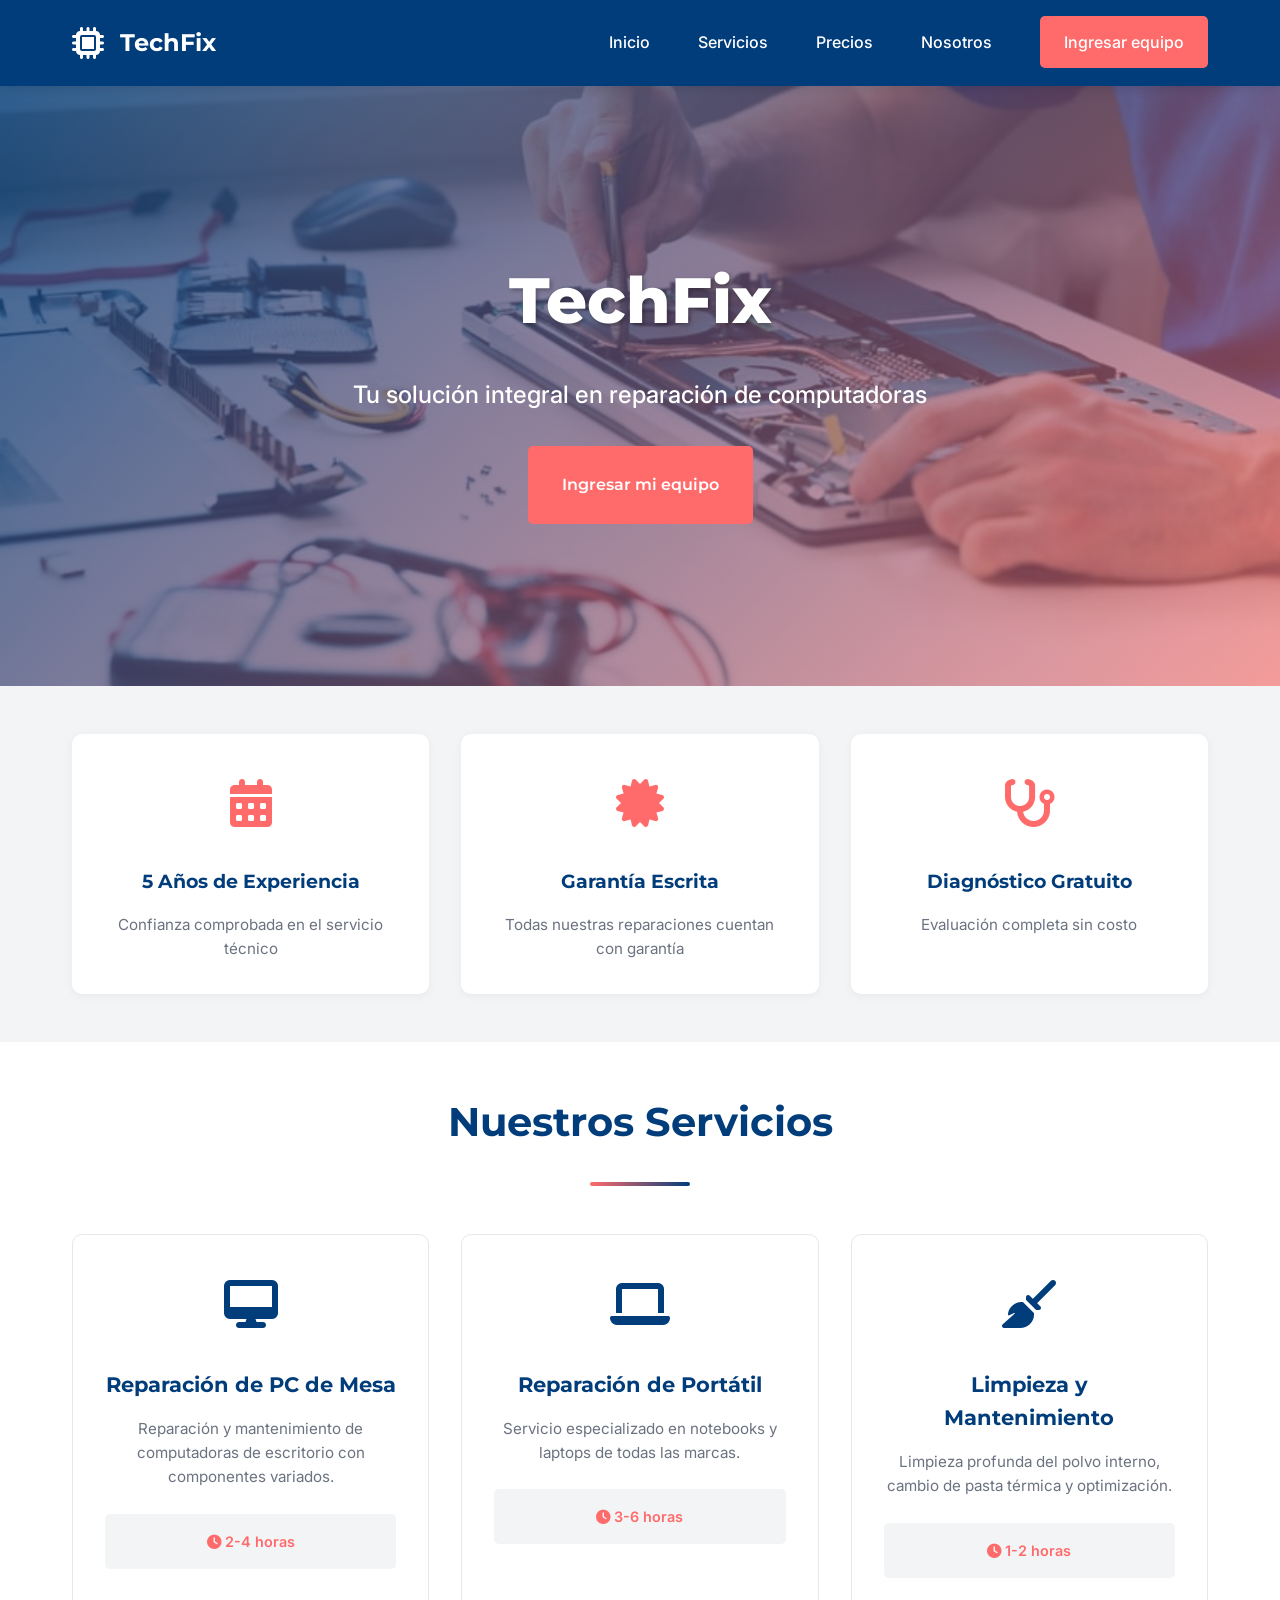
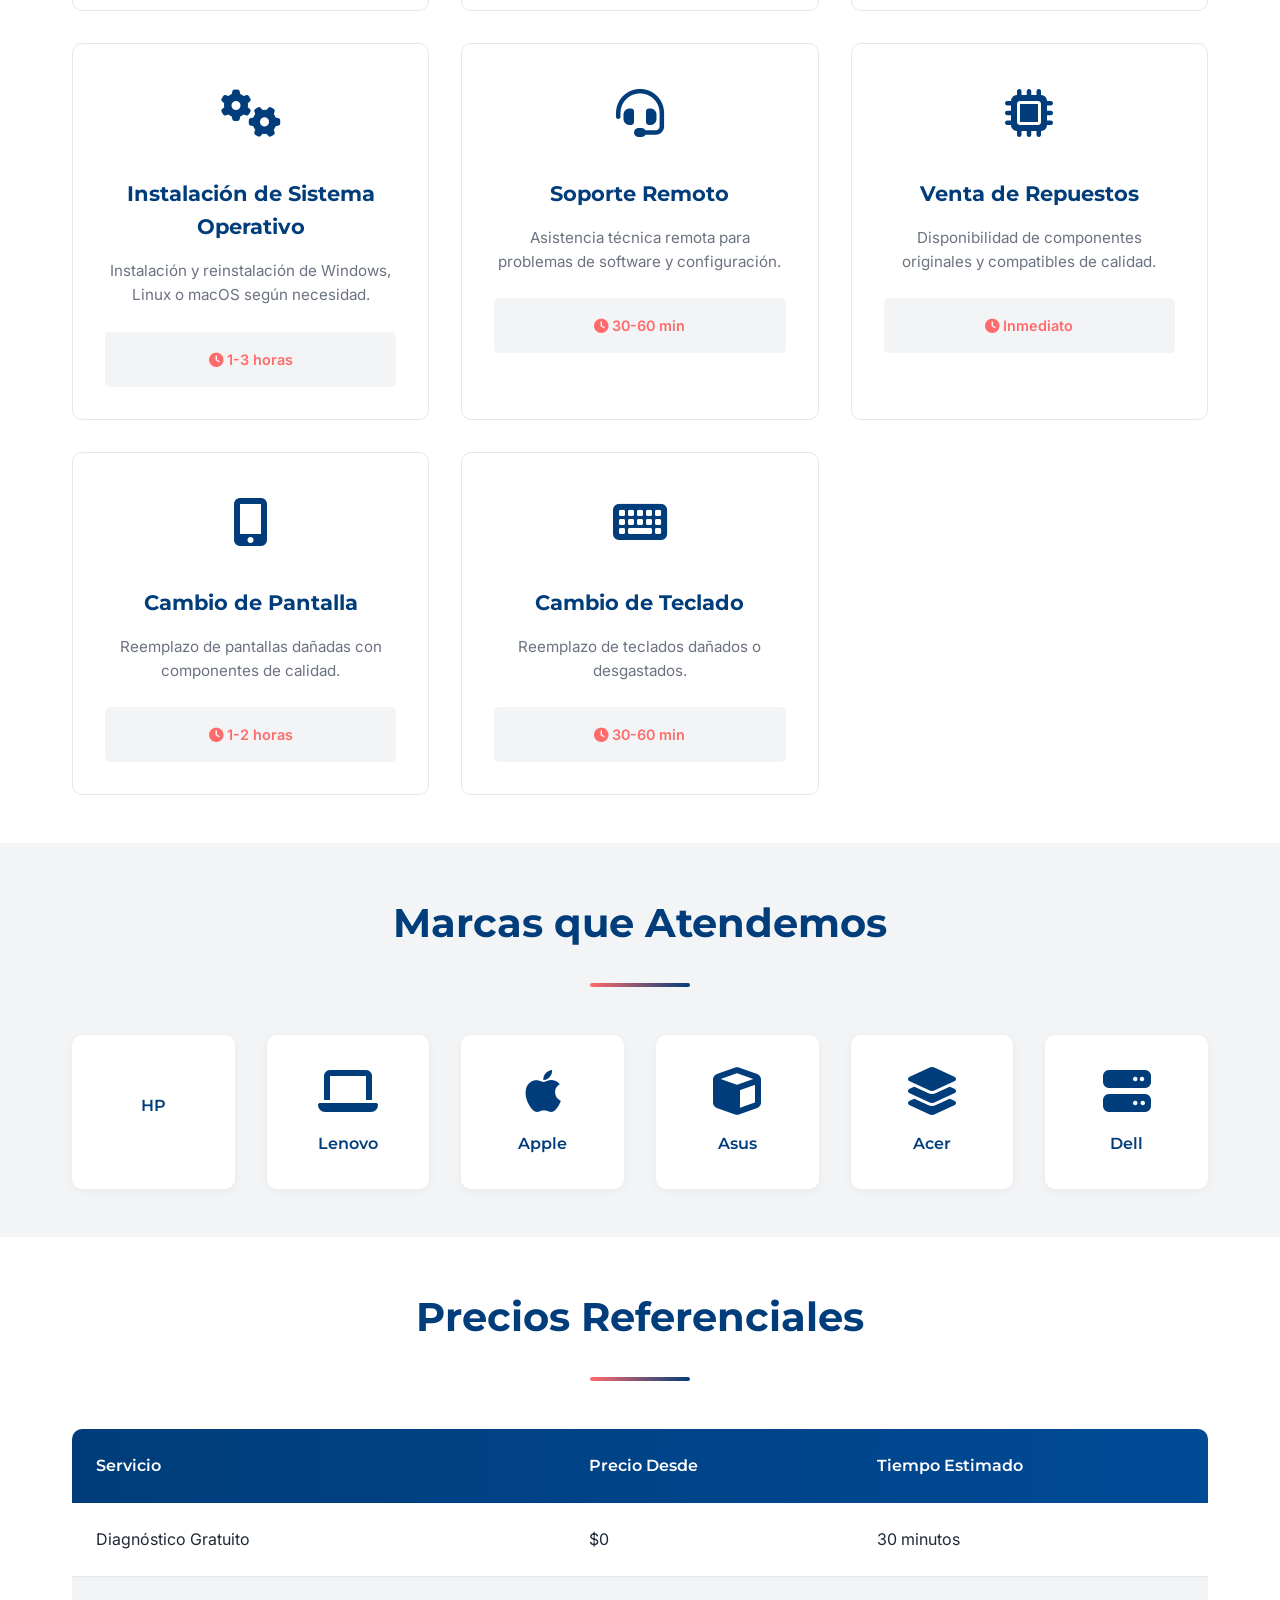
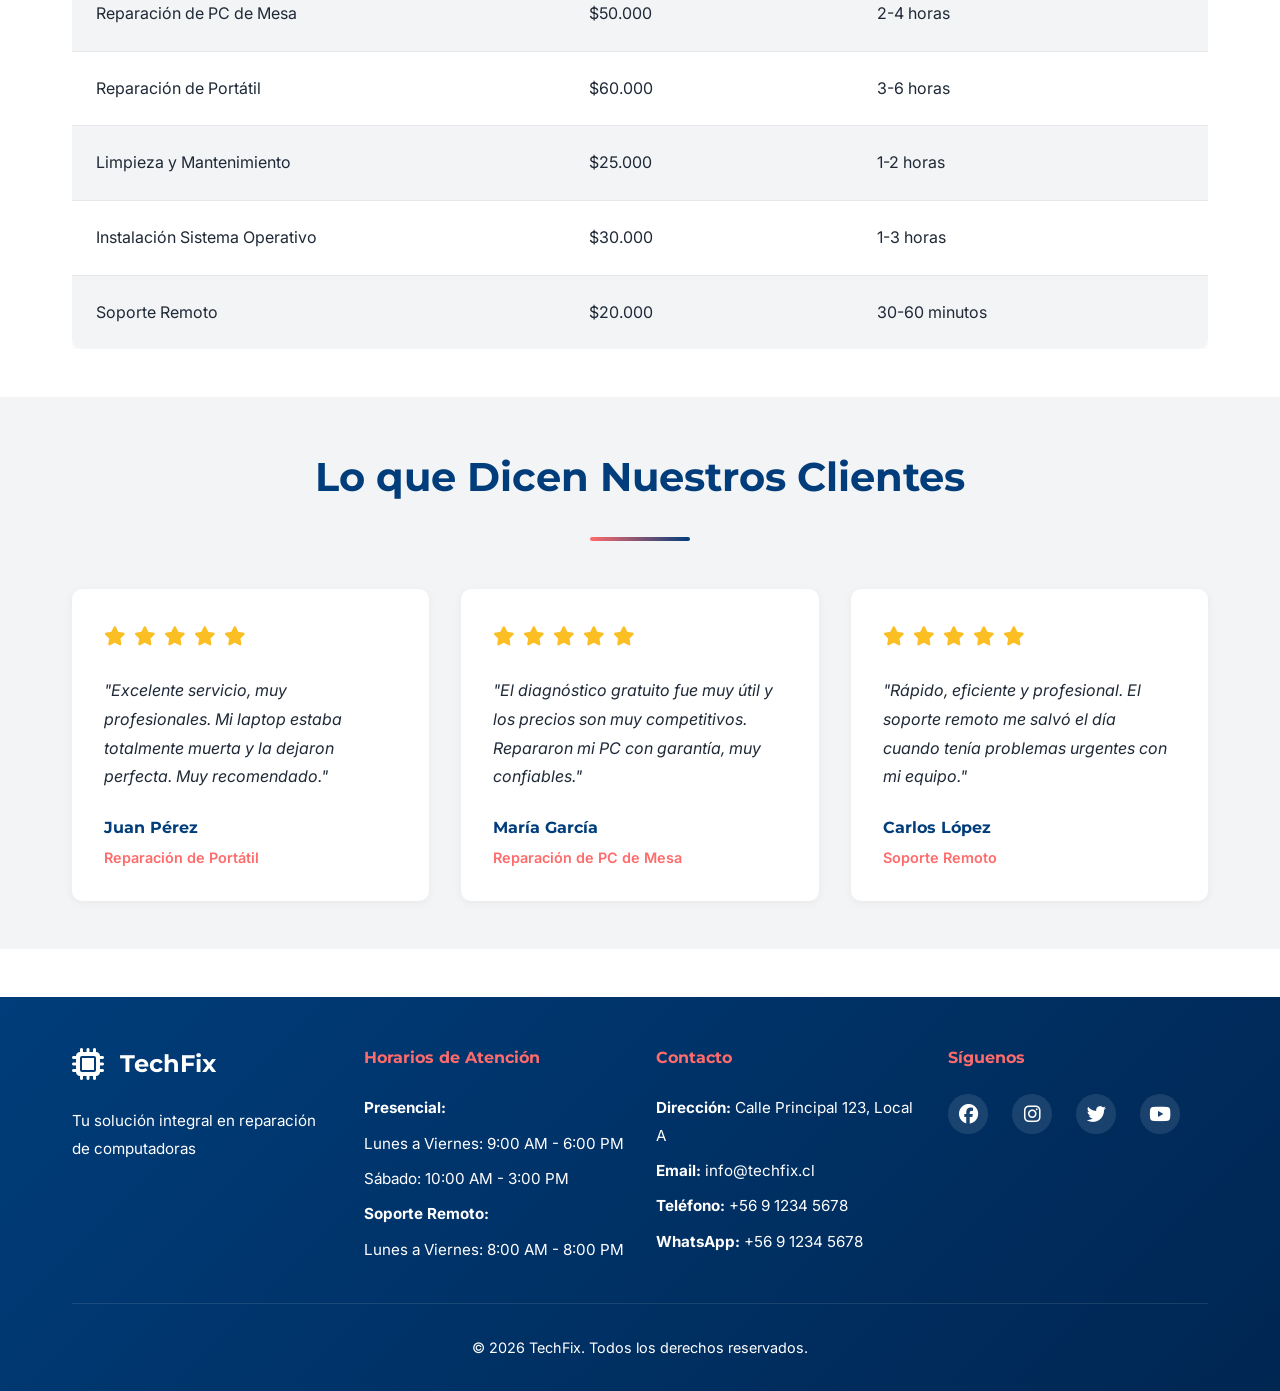
<file: index.html>
<!DOCTYPE html>
<html lang="es">
<head>
    <meta charset="UTF-8">
    <meta name="viewport" content="width=device-width, initial-scale=1.0">
    <title>TechFix - Servicio Técnico de Computadoras</title>
    <link rel="stylesheet" href="style.css">
    <!-- Google Fonts -->
    <link href="https://fonts.googleapis.com/css2?family=Montserrat:wght@600;700;800&family=Inter:wght@400;500;600&display=swap" rel="stylesheet">
    <!-- Font Awesome para iconos -->
    <link rel="stylesheet" href="https://cdnjs.cloudflare.com/ajax/libs/font-awesome/6.4.0/css/all.min.css">
</head>
<body>
    <!-- NAVBAR -->
    <nav class="navbar">
        <div class="container navbar-content">
            <div class="logo">
                <i class="fas fa-microchip"></i>
                <span>TechFix</span>
            </div>
            <ul class="nav-links">
                <li><a href="#inicio">Inicio</a></li>
                <li><a href="#servicios">Servicios</a></li>
                <li><a href="#precios">Precios</a></li>
                <li><a href="#nosotros">Nosotros</a></li>
                <li><a href="ingreso.html" class="btn-ingresar">Ingresar equipo</a></li>
            </ul>
            <div class="hamburger">
                <span></span>
                <span></span>
                <span></span>
            </div>
        </div>
    </nav>

    <!-- SECCIÓN HERO -->
    <section class="hero" id="inicio">
        <img src="images/servicio-tecnico-apple-leon._1.jpg" alt="Reparación de PC" class="hero-image">
        <div class="hero-overlay"></div>
        <div class="hero-content">
            <h1 class="hero-title">TechFix</h1>
            <p class="hero-slogan">Tu solución integral en reparación de computadoras</p>
            <a href="ingreso.html" class="btn btn-primary">Ingresar mi equipo</a>
        </div>
    </section>

    <!-- SECCIÓN INDICADORES DE CONFIANZA -->
    <section class="trust-indicators">
        <div class="container">
            <div class="trust-grid">
                <div class="trust-card">
                    <div class="trust-icon">
                        <i class="fas fa-calendar-alt"></i>
                    </div>
                    <h3>5 Años de Experiencia</h3>
                    <p>Confianza comprobada en el servicio técnico</p>
                </div>
                <div class="trust-card">
                    <div class="trust-icon">
                        <i class="fas fa-certificate"></i>
                    </div>
                    <h3>Garantía Escrita</h3>
                    <p>Todas nuestras reparaciones cuentan con garantía</p>
                </div>
                <div class="trust-card">
                    <div class="trust-icon">
                        <i class="fas fa-stethoscope"></i>
                    </div>
                    <h3>Diagnóstico Gratuito</h3>
                    <p>Evaluación completa sin costo</p>
                </div>
            </div>
        </div>
    </section>

    <!-- SECCIÓN SERVICIOS -->
    <section class="services" id="servicios">
        <div class="container">
            <h2 class="section-title">Nuestros Servicios</h2>
            <div class="services-grid">
                <div class="service-card">
                    <div class="service-icon">
                        <i class="fas fa-desktop"></i>
                    </div>
                    <h3>Reparación de PC de Mesa</h3>
                    <p>Reparación y mantenimiento de computadoras de escritorio con componentes variados.</p>
                    <div class="service-time">
                        <i class="fas fa-clock"></i> 2-4 horas
                    </div>
                </div>

                <div class="service-card">
                    <div class="service-icon">
                        <i class="fas fa-laptop"></i>
                    </div>
                    <h3>Reparación de Portátil</h3>
                    <p>Servicio especializado en notebooks y laptops de todas las marcas.</p>
                    <div class="service-time">
                        <i class="fas fa-clock"></i> 3-6 horas
                    </div>
                </div>

                <div class="service-card">
                    <div class="service-icon">
                        <i class="fas fa-broom"></i>
                    </div>
                    <h3>Limpieza y Mantenimiento</h3>
                    <p>Limpieza profunda del polvo interno, cambio de pasta térmica y optimización.</p>
                    <div class="service-time">
                        <i class="fas fa-clock"></i> 1-2 horas
                    </div>
                </div>

                <div class="service-card">
                    <div class="service-icon">
                        <i class="fas fa-cogs"></i>
                    </div>
                    <h3>Instalación de Sistema Operativo</h3>
                    <p>Instalación y reinstalación de Windows, Linux o macOS según necesidad.</p>
                    <div class="service-time">
                        <i class="fas fa-clock"></i> 1-3 horas
                    </div>
                </div>

                <div class="service-card">
                    <div class="service-icon">
                        <i class="fas fa-headset"></i>
                    </div>
                    <h3>Soporte Remoto</h3>
                    <p>Asistencia técnica remota para problemas de software y configuración.</p>
                    <div class="service-time">
                        <i class="fas fa-clock"></i> 30-60 min
                    </div>
                </div>

                <div class="service-card">
                    <div class="service-icon">
                        <i class="fas fa-microchip"></i>
                    </div>
                    <h3>Venta de Repuestos</h3>
                    <p>Disponibilidad de componentes originales y compatibles de calidad.</p>
                    <div class="service-time">
                        <i class="fas fa-clock"></i> Inmediato
                    </div>
                </div>

                <div class="service-card">
                    <div class="service-icon">
                        <i class="fas fa-mobile-alt"></i>
                    </div>
                    <h3>Cambio de Pantalla</h3>
                    <p>Reemplazo de pantallas dañadas con componentes de calidad.</p>
                    <div class="service-time">
                        <i class="fas fa-clock"></i> 1-2 horas
                    </div>
                </div>

                <div class="service-card">
                    <div class="service-icon">
                        <i class="fas fa-keyboard"></i>
                    </div>
                    <h3>Cambio de Teclado</h3>
                    <p>Reemplazo de teclados dañados o desgastados.</p>
                    <div class="service-time">
                        <i class="fas fa-clock"></i> 30-60 min
                    </div>
                </div>
            </div>
        </div>
    </section>

    <!-- SECCIÓN MARCAS Y DISPOSITIVOS -->
    <section class="brands" id="marcas">
        <div class="container">
            <h2 class="section-title">Marcas que Atendemos</h2>
            <div class="brands-grid">
                <div class="brand-card">
                    <i class="fab fa-hp"></i>
                    <p>HP</p>
                </div>
                <div class="brand-card">
                    <i class="fas fa-laptop"></i>
                    <p>Lenovo</p>
                </div>
                <div class="brand-card">
                    <i class="fab fa-apple"></i>
                    <p>Apple</p>
                </div>
                <div class="brand-card">
                    <i class="fas fa-cube"></i>
                    <p>Asus</p>
                </div>
                <div class="brand-card">
                    <i class="fas fa-layer-group"></i>
                    <p>Acer</p>
                </div>
                <div class="brand-card">
                    <i class="fas fa-server"></i>
                    <p>Dell</p>
                </div>
            </div>
        </div>
    </section>

    <!-- SECCIÓN TABLA DE PRECIOS -->
    <section class="pricing" id="precios">
        <div class="container">
            <h2 class="section-title">Precios Referenciales</h2>
            <div class="table-responsive">
                <table class="pricing-table">
                    <thead>
                        <tr>
                            <th>Servicio</th>
                            <th>Precio Desde</th>
                            <th>Tiempo Estimado</th>
                        </tr>
                    </thead>
                    <tbody>
                        <tr>
                            <td>Diagnóstico Gratuito</td>
                            <td>$0</td>
                            <td>30 minutos</td>
                        </tr>
                        <tr>
                            <td>Reparación de PC de Mesa</td>
                            <td>$50.000</td>
                            <td>2-4 horas</td>
                        </tr>
                        <tr>
                            <td>Reparación de Portátil</td>
                            <td>$60.000</td>
                            <td>3-6 horas</td>
                        </tr>
                        <tr>
                            <td>Limpieza y Mantenimiento</td>
                            <td>$25.000</td>
                            <td>1-2 horas</td>
                        </tr>
                        <tr>
                            <td>Instalación Sistema Operativo</td>
                            <td>$30.000</td>
                            <td>1-3 horas</td>
                        </tr>
                        <tr>
                            <td>Soporte Remoto</td>
                            <td>$20.000</td>
                            <td>30-60 minutos</td>
                        </tr>
                    </tbody>
                </table>
            </div>
        </div>
    </section>

    <!-- SECCIÓN TESTIMONIOS -->
    <section class="testimonials" id="testimonios">
        <div class="container">
            <h2 class="section-title">Lo que Dicen Nuestros Clientes</h2>
            <div class="testimonials-grid">
                <div class="testimonial-card">
                    <div class="testimonial-rating">
                        <i class="fas fa-star"></i>
                        <i class="fas fa-star"></i>
                        <i class="fas fa-star"></i>
                        <i class="fas fa-star"></i>
                        <i class="fas fa-star"></i>
                    </div>
                    <p class="testimonial-text">"Excelente servicio, muy profesionales. Mi laptop estaba totalmente muerta y la dejaron perfecta. Muy recomendado."</p>
                    <div class="testimonial-info">
                        <h4>Juan Pérez</h4>
                        <p class="testimonial-service">Reparación de Portátil</p>
                    </div>
                </div>

                <div class="testimonial-card">
                    <div class="testimonial-rating">
                        <i class="fas fa-star"></i>
                        <i class="fas fa-star"></i>
                        <i class="fas fa-star"></i>
                        <i class="fas fa-star"></i>
                        <i class="fas fa-star"></i>
                    </div>
                    <p class="testimonial-text">"El diagnóstico gratuito fue muy útil y los precios son muy competitivos. Repararon mi PC con garantía, muy confiables."</p>
                    <div class="testimonial-info">
                        <h4>María García</h4>
                        <p class="testimonial-service">Reparación de PC de Mesa</p>
                    </div>
                </div>

                <div class="testimonial-card">
                    <div class="testimonial-rating">
                        <i class="fas fa-star"></i>
                        <i class="fas fa-star"></i>
                        <i class="fas fa-star"></i>
                        <i class="fas fa-star"></i>
                        <i class="fas fa-star"></i>
                    </div>
                    <p class="testimonial-text">"Rápido, eficiente y profesional. El soporte remoto me salvó el día cuando tenía problemas urgentes con mi equipo."</p>
                    <div class="testimonial-info">
                        <h4>Carlos López</h4>
                        <p class="testimonial-service">Soporte Remoto</p>
                    </div>
                </div>
            </div>
        </div>
    </section>

    <!-- FOOTER -->
    <footer class="footer">
        <div class="container">
            <div class="footer-content">
                <div class="footer-section">
                    <div class="footer-logo">
                        <i class="fas fa-microchip"></i>
                        <span>TechFix</span>
                    </div>
                    <p>Tu solución integral en reparación de computadoras</p>
                </div>

                <div class="footer-section">
                    <h4>Horarios de Atención</h4>
                    <p><strong>Presencial:</strong></p>
                    <p>Lunes a Viernes: 9:00 AM - 6:00 PM</p>
                    <p>Sábado: 10:00 AM - 3:00 PM</p>
                    <p><strong>Soporte Remoto:</strong></p>
                    <p>Lunes a Viernes: 8:00 AM - 8:00 PM</p>
                </div>

                <div class="footer-section">
                    <h4>Contacto</h4>
                    <p><strong>Dirección:</strong> Calle Principal 123, Local A</p>
                    <p><strong>Email:</strong> <a href="mailto:info@techfix.cl">info@techfix.cl</a></p>
                    <p><strong>Teléfono:</strong> <a href="tel:+56912345678">+56 9 1234 5678</a></p>
                    <p><strong>WhatsApp:</strong> <a href="https://wa.me/56912345678">+56 9 1234 5678</a></p>
                </div>

                <div class="footer-section">
                    <h4>Síguenos</h4>
                    <div class="social-links">
                        <a href="#" title="Facebook"><i class="fab fa-facebook"></i></a>
                        <a href="#" title="Instagram"><i class="fab fa-instagram"></i></a>
                        <a href="#" title="Twitter"><i class="fab fa-twitter"></i></a>
                        <a href="#" title="YouTube"><i class="fab fa-youtube"></i></a>
                    </div>
                </div>
            </div>

            <div class="footer-bottom">
                <p>&copy; 2026 TechFix. Todos los derechos reservados.</p>
            </div>
        </div>
    </footer>

    <script src="script.js"></script>
</body>
</html>
</file>
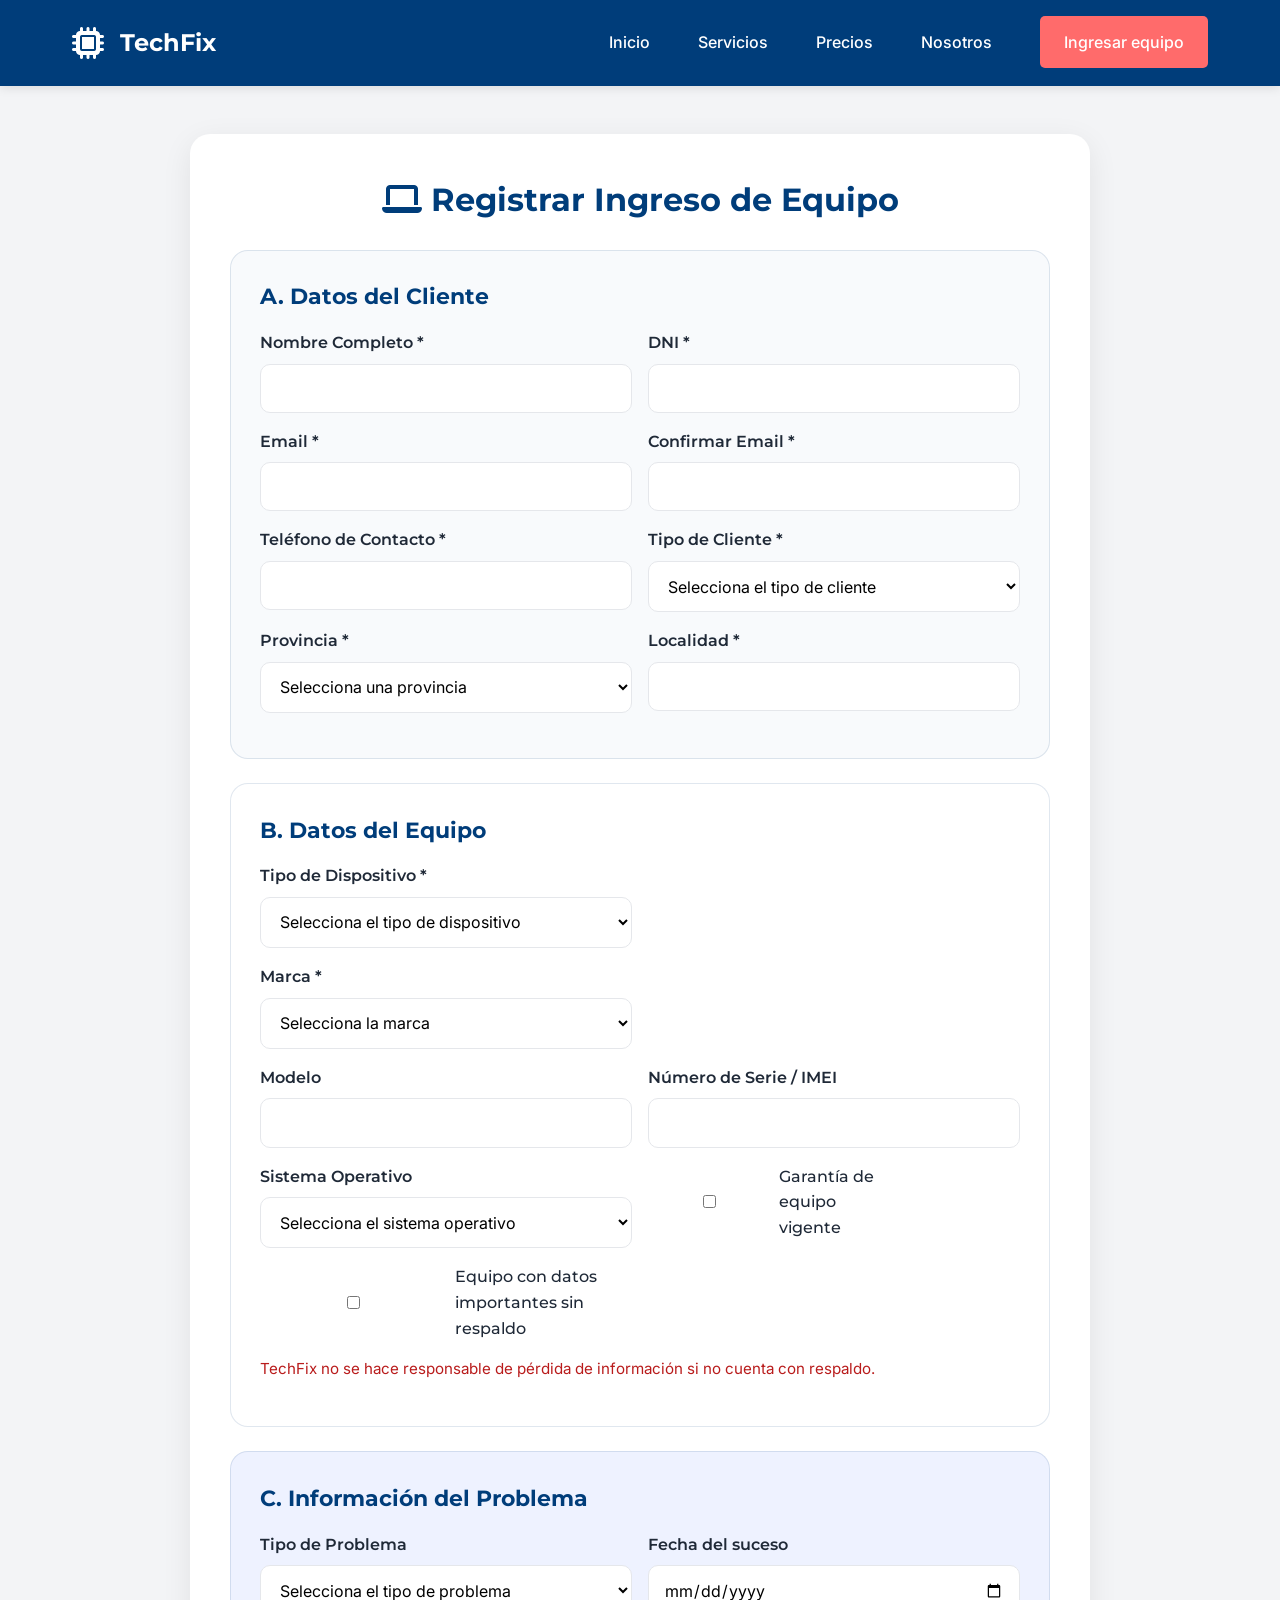
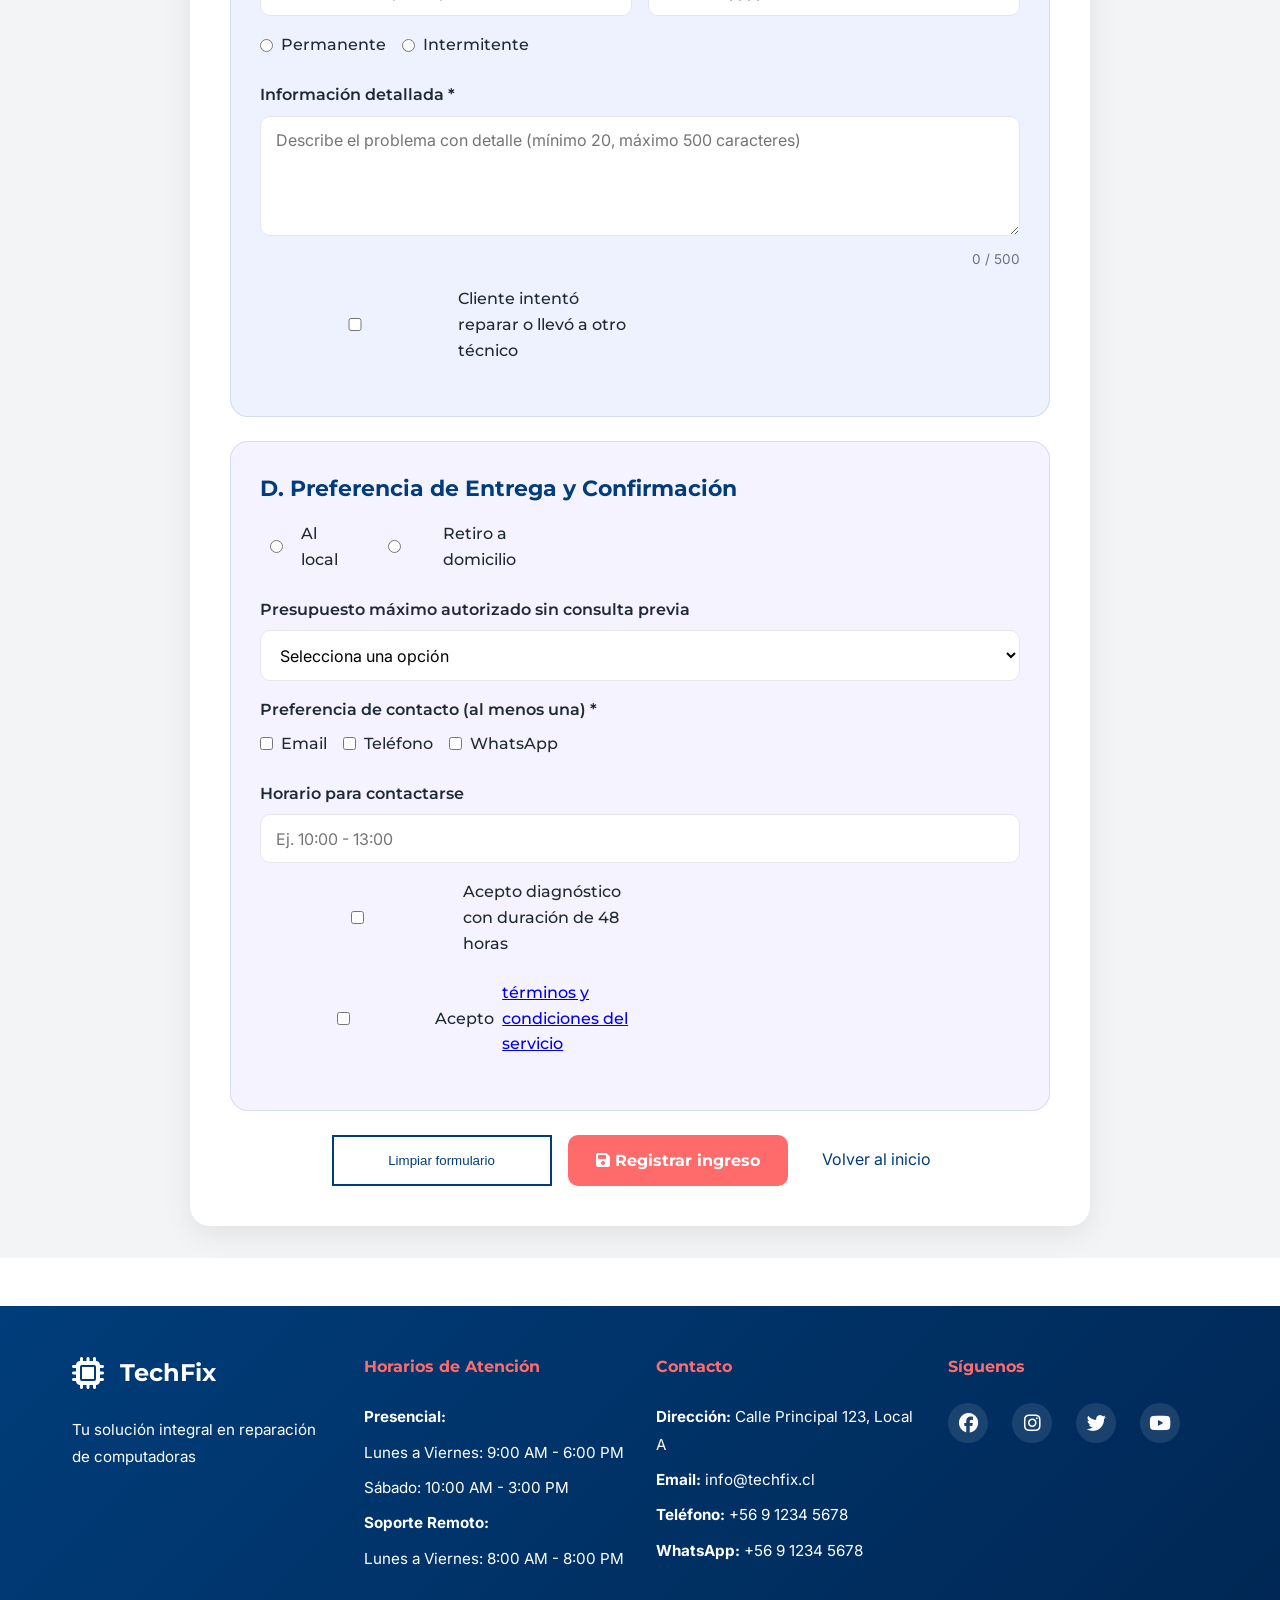
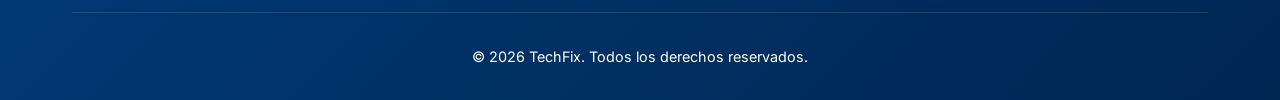
<file: ingreso.html>
<!DOCTYPE html>
<html lang="es">
<head>
    <meta charset="UTF-8">
    <meta name="viewport" content="width=device-width, initial-scale=1.0">
    <title>Ingresar Equipo - TechFix</title>
    <link rel="stylesheet" href="style.css">
    <link href="https://fonts.googleapis.com/css2?family=Montserrat:wght@600;700;800&family=Inter:wght@400;500;600&display=swap" rel="stylesheet">
    <link rel="stylesheet" href="https://cdnjs.cloudflare.com/ajax/libs/font-awesome/6.4.0/css/all.min.css">
    <style>
        .ingreso-container {
            min-height: calc(100vh - 180px);
            display: flex;
            align-items: flex-start;
            justify-content: center;
            padding: 3rem 0 2rem;
            background-color: var(--color-light-gray);
        }

        .ingreso-form {
            background-color: var(--color-white);
            padding: 2.5rem;
            border-radius: 20px;
            box-shadow: 0 8px 30px rgba(0, 0, 0, 0.08);
            max-width: 900px;
            width: 100%;
        }

        .ingreso-form h1 {
            font-family: var(--font-heading);
            color: var(--color-primary);
            margin-bottom: 1.5rem;
            text-align: center;
        }

        .form-section {
            border-radius: 18px;
            padding: 1.8rem;
            margin-bottom: 1.5rem;
            border: 1px solid rgba(0, 61, 122, 0.12);
        }

        .section-cliente {
            background-color: #f8fafc;
        }

        .section-equipo {
            background-color: #ffffff;
        }

        .section-problema {
            background-color: #eef2ff;
        }

        .section-entrega {
            background-color: #f5f3ff;
        }

        .form-section h2 {
            font-family: var(--font-heading);
            color: var(--color-primary);
            margin-bottom: 1rem;
            font-size: 1.35rem;
        }

        .form-group {
            margin-bottom: 1rem;
        }

        .form-group label {
            display: block;
            margin-bottom: 0.5rem;
            font-weight: 600;
            color: var(--color-dark-text);
            font-family: var(--font-heading);
        }

        .form-group input,
        .form-group select,
        .form-group textarea {
            width: 100%;
            padding: 0.85rem 0.95rem;
            border: 1px solid var(--color-border);
            border-radius: 10px;
            font-family: var(--font-body);
            font-size: 1rem;
            transition: all 0.25s ease;
            background-color: var(--color-white);
        }

        .form-group input:focus,
        .form-group select:focus,
        .form-group textarea:focus {
            outline: none;
            border-color: var(--color-accent);
            box-shadow: 0 0 10px rgba(255, 107, 107, 0.18);
        }

        .form-group textarea {
            resize: vertical;
            min-height: 120px;
        }

        .form-row {
            display: grid;
            grid-template-columns: 1fr 1fr;
            gap: 1rem;
        }

        .form-row-full {
            display: grid;
            grid-template-columns: 1fr;
            gap: 1rem;
        }

        .checkbox-group,
        .radio-group {
            display: flex;
            flex-wrap: wrap;
            gap: 1rem;
            align-items: center;
        }

        .checkbox-group label,
        .radio-group label {
            display: inline-flex;
            align-items: center;
            gap: 0.5rem;
            font-weight: 500;
            color: var(--color-dark-text);
            cursor: pointer;
        }

        .small-note {
            font-size: 0.9rem;
            color: var(--color-secondary);
            margin-top: 0.25rem;
        }

        .warning-note {
            color: #b91c1c;
            font-size: 0.95rem;
            margin-top: 0.5rem;
        }

        .hidden {
            display: none;
        }

        .field-counter {
            font-size: 0.85rem;
            color: var(--color-secondary);
            text-align: right;
            margin-top: 0.35rem;
        }

        .campo-error {
            border-color: #dc2626 !important;
            box-shadow: 0 0 0 3px rgba(220, 38, 38, 0.12) !important;
        }

        .campo-ok {
            border-color: #16a34a !important;
            box-shadow: 0 0 0 3px rgba(22, 163, 74, 0.12) !important;
        }

        .form-actions {
            display: flex;
            justify-content: center;
            gap: 1rem;
            flex-wrap: wrap;
            margin-top: 1.25rem;
        }

        .secondary-btn,
        .submit-btn {
            min-width: 220px;
        }

        .secondary-btn {
            background-color: transparent;
            color: var(--color-primary);
            border: 2px solid var(--color-primary);
            transition: all 0.25s ease;
        }

        .secondary-btn:hover {
            background-color: rgba(0, 61, 122, 0.08);
            transform: translateY(-2px);
        }

        .form-actions a {
            display: inline-flex;
            align-items: center;
            justify-content: center;
            padding: 0 1rem;
            color: var(--color-primary);
            text-decoration: none;
            border-radius: 10px;
            border: 2px solid transparent;
            transition: all 0.25s ease;
            min-height: 48px;
        }

        .form-actions a:hover {
            color: var(--color-accent);
        }

        .submit-btn {
            width: auto;
            background-color: var(--color-accent);
            color: var(--color-white);
            padding: 1rem 1.4rem;
            border: none;
            border-radius: 10px;
            font-family: var(--font-heading);
            font-size: 1rem;
            font-weight: 700;
            cursor: pointer;
            transition: all 0.3s ease;
        }

        .submit-btn:hover {
            background-color: #e85555;
            transform: translateY(-2px);
            box-shadow: 0 8px 20px rgba(255, 107, 107, 0.25);
        }

        .back-link {
            text-align: center;
            margin-top: 1rem;
        }

        .back-link a {
            color: var(--color-primary);
            text-decoration: none;
            transition: all 0.3s ease;
            font-weight: 600;
        }

        .back-link a:hover {
            color: var(--color-accent);
        }

        @media (max-width: 900px) {
            .form-row,
            .form-row-full {
                grid-template-columns: 1fr;
            }

            .ingreso-form {
                padding: 1.8rem;
            }
        }

        @media (max-width: 480px) {
            .ingreso-container {
                padding: 2rem 0 1rem;
            }

            .ingreso-form {
                padding: 1.2rem;
            }

            .form-actions {
                flex-direction: column;
                align-items: stretch;
            }

            .submit-btn,
            .secondary-btn,
            .form-actions a {
                width: 100%;
                min-width: auto;
            }
        }
    </style>
</head>
<body>
    <!-- NAVBAR -->
    <nav class="navbar">
        <div class="container navbar-content">
            <div class="logo">
                <i class="fas fa-microchip"></i>
                <span>TechFix</span>
            </div>
            <ul class="nav-links">
                <li><a href="index.html#inicio">Inicio</a></li>
                <li><a href="index.html#servicios">Servicios</a></li>
                <li><a href="index.html#precios">Precios</a></li>
                <li><a href="index.html#nosotros">Nosotros</a></li>
                <li><a href="ingreso.html" class="btn-ingresar">Ingresar equipo</a></li>
            </ul>
            <div class="hamburger">
                <span></span>
                <span></span>
                <span></span>
            </div>
        </div>
    </nav>

    <!-- FORMULARIO DE INGRESO -->
    <div class="ingreso-container">
        <form class="ingreso-form" id="ingresoForm">
            <h1><i class="fas fa-laptop"></i> Registrar Ingreso de Equipo</h1>

            <div class="form-section section-cliente">
                <h2>A. Datos del Cliente</h2>
                <div class="form-row">
                    <div class="form-group">
                        <label for="nombre">Nombre Completo *</label>
                        <input type="text" id="nombre" name="nombre" required>
                    </div>
                    <div class="form-group">
                        <label for="dni">DNI *</label>
                        <input type="text" id="dni" name="dni" inputmode="numeric" pattern="\d*" required>
                    </div>
                </div>

                <div class="form-row">
                    <div class="form-group">
                        <label for="email">Email *</label>
                        <input type="email" id="email" name="email" required>
                    </div>
                    <div class="form-group">
                        <label for="confirmEmail">Confirmar Email *</label>
                        <input type="email" id="confirmEmail" name="confirmEmail" required>
                    </div>
                </div>

                <div class="form-row">
                    <div class="form-group">
                        <label for="telefono">Teléfono de Contacto *</label>
                        <input type="tel" id="telefono" name="telefono" required>
                    </div>
                    <div class="form-group">
                        <label for="tipoCliente">Tipo de Cliente *</label>
                        <select id="tipoCliente" name="tipoCliente" required>
                            <option value="">Selecciona el tipo de cliente</option>
                            <option value="particular">Particular</option>
                            <option value="empresa">Empresa</option>
                        </select>
                    </div>
                </div>

                <div class="form-row hidden" id="empresaFields">
                    <div class="form-group">
                        <label for="nombreEmpresa">Nombre de la Empresa</label>
                        <input type="text" id="nombreEmpresa" name="nombreEmpresa">
                    </div>
                    <div class="form-group">
                        <label for="cuit">CUIT</label>
                        <input type="text" id="cuit" name="cuit" inputmode="numeric" pattern="\d*">
                    </div>
                </div>

                <div class="form-row">
                    <div class="form-group">
                        <label for="provincia">Provincia *</label>
                        <select id="provincia" name="provincia" required>
                            <option value="">Selecciona una provincia</option>
                            <option value="buenos-aires">Buenos Aires</option>
                            <option value="catamarca">Catamarca</option>
                            <option value="chaco">Chaco</option>
                            <option value="cordoba">Córdoba</option>
                            <option value="corrientes">Corrientes</option>
                            <option value="entre-rios">Entre Ríos</option>
                            <option value="mendoza">Mendoza</option>
                            <option value="neuquen">Neuquén</option>
                            <option value="santa-fe">Santa Fe</option>
                            <option value="tucuman">Tucumán</option>
                        </select>
                    </div>
                    <div class="form-group">
                        <label for="localidad">Localidad *</label>
                        <input type="text" id="localidad" name="localidad" required>
                    </div>
                </div>
            </div>

            <div class="form-section section-equipo">
                <h2>B. Datos del Equipo</h2>

                <div class="form-row">
                    <div class="form-group">
                        <label for="tipoDispositivo">Tipo de Dispositivo *</label>
                        <select id="tipoDispositivo" name="tipoDispositivo" required>
                            <option value="">Selecciona el tipo de dispositivo</option>
                            <option value="pc-mesa">PC de Mesa</option>
                            <option value="portatil">Portátil</option>
                            <option value="tablet">Tablet</option>
                            <option value="celular">Celular</option>
                            <option value="monitor">Monitor</option>
                            <option value="otro">Otro</option>
                        </select>
                    </div>
                    <div class="form-group hidden" id="otroDispositivoField">
                        <label for="otroDispositivo">Especifica otro dispositivo</label>
                        <input type="text" id="otroDispositivo" name="otroDispositivo">
                    </div>
                </div>

                <div class="form-row">
                    <div class="form-group">
                        <label for="marcaEquipo">Marca *</label>
                        <select id="marcaEquipo" name="marcaEquipo" required>
                            <option value="">Selecciona la marca</option>
                            <option value="hp">HP</option>
                            <option value="lenovo">Lenovo</option>
                            <option value="apple">Apple</option>
                            <option value="asus">Asus</option>
                            <option value="acer">Acer</option>
                            <option value="dell">Dell</option>
                            <option value="otra">Otra</option>
                        </select>
                    </div>
                    <div class="form-group hidden" id="otraMarcaField">
                        <label for="otraMarca">Especifica otra marca</label>
                        <input type="text" id="otraMarca" name="otraMarca">
                    </div>
                </div>

                <div class="form-row">
                    <div class="form-group">
                        <label for="modeloEquipo">Modelo</label>
                        <input type="text" id="modeloEquipo" name="modeloEquipo">
                    </div>
                    <div class="form-group">
                        <label for="serieImei">Número de Serie / IMEI</label>
                        <input type="text" id="serieImei" name="serieImei">
                    </div>
                </div>

                <div class="form-row">
                    <div class="form-group">
                        <label for="sistemaOperativo">Sistema Operativo</label>
                        <select id="sistemaOperativo" name="sistemaOperativo">
                            <option value="">Selecciona el sistema operativo</option>
                            <option value="windows-11">Windows 11</option>
                            <option value="windows-10">Windows 10</option>
                            <option value="macos">macOS</option>
                            <option value="linux">Linux</option>
                            <option value="android">Android</option>
                            <option value="ios">iOS</option>
                            <option value="otro">Otro</option>
                        </select>
                    </div>
                    <div class="form-group form-group-checkbox">
                        <div class="checkbox-group">
                            <label><input type="checkbox" id="garantiaVigente" name="garantiaVigente"> Garantía de equipo vigente</label>
                        </div>
                        <div class="form-group hidden" id="garantiaField">
                            <label for="ordenCompra">Nº orden de compra o fecha</label>
                            <input type="text" id="ordenCompra" name="ordenCompra" placeholder="Factura, orden de compra o fecha">
                        </div>
                    </div>
                </div>

                <div class="form-group">
                    <div class="checkbox-group">
                        <label><input type="checkbox" id="datosSinRespaldo" name="datosSinRespaldo"> Equipo con datos importantes sin respaldo</label>
                    </div>
                    <p class="warning-note">TechFix no se hace responsable de pérdida de información si no cuenta con respaldo.</p>
                </div>
            </div>

            <div class="form-section section-problema">
                <h2>C. Información del Problema</h2>

                <div class="form-row">
                    <div class="form-group">
                        <label for="tipoProblema">Tipo de Problema</label>
                        <select id="tipoProblema" name="tipoProblema">
                            <option value="">Selecciona el tipo de problema</option>
                            <option value="no-enciende">No enciende</option>
                            <option value="fallo-software">Fallo de software</option>
                            <option value="ruidos">Ruidos o sobrecalentamiento</option>
                            <option value="pantalla">Problemas de pantalla</option>
                            <option value="bateria">Problemas de batería</option>
                            <option value="otro">Otro</option>
                        </select>
                    </div>
                    <div class="form-group">
                        <label for="fechaSuceso">Fecha del suceso</label>
                        <input type="date" id="fechaSuceso" name="fechaSuceso">
                    </div>
                </div>

                <div class="form-group radio-group">
                    <label><input type="radio" name="persistencia" value="permanente"> Permanente</label>
                    <label><input type="radio" name="persistencia" value="intermitente"> Intermitente</label>
                </div>

                <div class="form-group">
                    <label for="detalleProblema">Información detallada *</label>
                    <textarea id="detalleProblema" name="detalleProblema" minlength="20" maxlength="500" placeholder="Describe el problema con detalle (mínimo 20, máximo 500 caracteres)" required></textarea>
                    <div class="field-counter" id="detalleContador">0 / 500</div>
                </div>

                <div class="form-group">
                    <div class="checkbox-group">
                        <label><input type="checkbox" id="intentoReparar" name="intentoReparar"> Cliente intentó reparar o llevó a otro técnico</label>
                    </div>
                </div>

                <div class="form-group hidden" id="actoReparacionField">
                    <label for="actoReparacion">Describe las acciones realizadas</label>
                    <textarea id="actoReparacion" name="actoReparacion" maxlength="300" placeholder="Describe qué se hizo sobre el equipo (máximo 300 caracteres)"></textarea>
                    <div class="field-counter" id="actoContador">0 / 300</div>
                </div>
            </div>

            <div class="form-section section-entrega">
                <h2>D. Preferencia de Entrega y Confirmación</h2>

                <div class="form-group radio-group">
                    <label><input type="radio" name="modalidadEntrega" value="al-local" required> Al local</label>
                    <label><input type="radio" name="modalidadEntrega" value="retiro-domicilio"> Retiro a domicilio</label>
                </div>

                <div class="form-group hidden" id="direccionDomicilioField">
                    <label for="direccionDomicilio">Dirección completa para retiro a domicilio</label>
                    <input type="text" id="direccionDomicilio" name="direccionDomicilio" placeholder="Calle, número, piso, barrio, ciudad">
                </div>

                <div class="form-group">
                    <label for="presupuesto">Presupuesto máximo autorizado sin consulta previa</label>
                    <select id="presupuesto" name="presupuesto" required>
                        <option value="">Selecciona una opción</option>
                        <option value="5000">Hasta $5.000</option>
                        <option value="15000">Hasta $15.000</option>
                        <option value="30000">Hasta $30.000</option>
                        <option value="sin-limite">Sin límite, consultar antes</option>
                    </select>
                </div>

                <div class="form-group">
                    <label>Preferencia de contacto (al menos una) *</label>
                    <div class="checkbox-group">
                        <label><input type="checkbox" name="preferenciaContacto" value="email"> Email</label>
                        <label><input type="checkbox" name="preferenciaContacto" value="telefono"> Teléfono</label>
                        <label><input type="checkbox" name="preferenciaContacto" value="whatsapp"> WhatsApp</label>
                    </div>
                </div>

                <div class="form-group">
                    <label for="horarioContacto">Horario para contactarse</label>
                    <input type="text" id="horarioContacto" name="horarioContacto" placeholder="Ej. 10:00 - 13:00">
                </div>

                <div class="form-group">
                    <div class="checkbox-group">
                        <label><input type="checkbox" id="aceptaDiagnostico" name="aceptaDiagnostico" required> Acepto diagnóstico con duración de 48 horas</label>
                    </div>
                </div>

                <div class="form-group">
                    <div class="checkbox-group">
                        <label><input type="checkbox" id="aceptaTerminos" name="aceptaTerminos" required> Acepto <a href="terminos.html" target="_blank">términos y condiciones del servicio</a></label>
                    </div>
                </div>
            </div>

            <div class="form-actions">
                <button type="reset" class="secondary-btn">Limpiar formulario</button>
                <button type="submit" class="submit-btn"><i class="fas fa-save"></i> Registrar ingreso</button>
                <a href="index.html">Volver al inicio</a>
            </div>
        </form>
    </div>

    <!-- FOOTER -->
    <footer class="footer">
        <div class="container">
            <div class="footer-content">
                <div class="footer-section">
                    <div class="footer-logo">
                        <i class="fas fa-microchip"></i>
                        <span>TechFix</span>
                    </div>
                    <p>Tu solución integral en reparación de computadoras</p>
                </div>

                <div class="footer-section">
                    <h4>Horarios de Atención</h4>
                    <p><strong>Presencial:</strong></p>
                    <p>Lunes a Viernes: 9:00 AM - 6:00 PM</p>
                    <p>Sábado: 10:00 AM - 3:00 PM</p>
                    <p><strong>Soporte Remoto:</strong></p>
                    <p>Lunes a Viernes: 8:00 AM - 8:00 PM</p>
                </div>

                <div class="footer-section">
                    <h4>Contacto</h4>
                    <p><strong>Dirección:</strong> Calle Principal 123, Local A</p>
                    <p><strong>Email:</strong> <a href="mailto:info@techfix.cl">info@techfix.cl</a></p>
                    <p><strong>Teléfono:</strong> <a href="tel:+56912345678">+56 9 1234 5678</a></p>
                    <p><strong>WhatsApp:</strong> <a href="https://wa.me/56912345678">+56 9 1234 5678</a></p>
                </div>

                <div class="footer-section">
                    <h4>Síguenos</h4>
                    <div class="social-links">
                        <a href="#" title="Facebook"><i class="fab fa-facebook"></i></a>
                        <a href="#" title="Instagram"><i class="fab fa-instagram"></i></a>
                        <a href="#" title="Twitter"><i class="fab fa-twitter"></i></a>
                        <a href="#" title="YouTube"><i class="fab fa-youtube"></i></a>
                    </div>
                </div>
            </div>

            <div class="footer-bottom">
                <p>&copy; 2026 TechFix. Todos los derechos reservados.</p>
            </div>
        </div>
    </footer>

    <script src="script.js"></script>
    <script>
        const ingresoForm = document.getElementById('ingresoForm');
        const tipoCliente = document.getElementById('tipoCliente');
        const empresaFields = document.getElementById('empresaFields');
        const tipoDispositivo = document.getElementById('tipoDispositivo');
        const otroDispositivoField = document.getElementById('otroDispositivoField');
        const marcaEquipo = document.getElementById('marcaEquipo');
        const otraMarcaField = document.getElementById('otraMarcaField');
        const garantiaVigente = document.getElementById('garantiaVigente');
        const garantiaField = document.getElementById('garantiaField');
        const intentoReparar = document.getElementById('intentoReparar');
        const actoReparacionField = document.getElementById('actoReparacionField');
        const modalidadEntregaRadios = document.querySelectorAll('input[name="modalidadEntrega"]');
        const direccionDomicilioField = document.getElementById('direccionDomicilioField');
        const detalleProblema = document.getElementById('detalleProblema');
        const detalleContador = document.getElementById('detalleContador');
        const actoReparacion = document.getElementById('actoReparacion');
        const actoContador = document.getElementById('actoContador');
        const emailField = document.getElementById('email');
        const confirmEmailField = document.getElementById('confirmEmail');

        function toggleSection(field, visible) {
            if (visible) {
                field.classList.remove('hidden');
            } else {
                field.classList.add('hidden');
            }
        }

        tipoCliente.addEventListener('change', () => {
            toggleSection(empresaFields, tipoCliente.value === 'empresa');
        });

        tipoDispositivo.addEventListener('change', () => {
            toggleSection(otroDispositivoField, tipoDispositivo.value === 'otro');
        });

        marcaEquipo.addEventListener('change', () => {
            toggleSection(otraMarcaField, marcaEquipo.value === 'otra');
        });

        garantiaVigente.addEventListener('change', () => {
            toggleSection(garantiaField, garantiaVigente.checked);
        });

        intentoReparar.addEventListener('change', () => {
            toggleSection(actoReparacionField, intentoReparar.checked);
        });

        modalidadEntregaRadios.forEach(radio => {
            radio.addEventListener('change', () => {
                toggleSection(direccionDomicilioField, radio.value === 'retiro-domicilio' && radio.checked);
            });
        });

        function updateCounter(element, counter, max) {
            const length = element.value.length;
            counter.textContent = `${length} / ${max}`;
            if (length >= max) {
                element.classList.add('campo-error');
                element.classList.remove('campo-ok');
            } else if (length >= 20 || element.id === 'actoReparacion') {
                element.classList.add('campo-ok');
                element.classList.remove('campo-error');
            } else {
                element.classList.remove('campo-error', 'campo-ok');
            }
        }

        detalleProblema.addEventListener('input', () => {
            updateCounter(detalleProblema, detalleContador, 500);
        });

        actoReparacion.addEventListener('input', () => {
            updateCounter(actoReparacion, actoContador, 300);
        });

        function validarPreferenciaContacto() {
            const checkboxes = document.querySelectorAll('input[name="preferenciaContacto"]');
            return Array.from(checkboxes).some(checkbox => checkbox.checked);
        }

        function validarEmails() {
            const email = emailField.value.trim();
            const confirmEmail = confirmEmailField.value.trim();
            if (!email || !confirmEmail) return true;
            return email === confirmEmail;
        }

        ingresoForm.addEventListener('submit', function (e) {
            let valid = true;
            const preferenciaValida = validarPreferenciaContacto();
            const emailsCoinciden = validarEmails();

            if (!preferenciaValida) {
                valid = false;
                alert('Por favor selecciona al menos una preferencia de contacto.');
            }

            if (!emailsCoinciden) {
                valid = false;
                emailField.classList.add('campo-error');
                confirmEmailField.classList.add('campo-error');
                alert('Los correos electrónicos deben coincidir.');
            } else {
                emailField.classList.remove('campo-error');
                confirmEmailField.classList.remove('campo-error');
            }

            if (detalleProblema.value.length < 20) {
                valid = false;
                detalleProblema.classList.add('campo-error');
                alert('La descripción del problema debe tener al menos 20 caracteres.');
            }

            if (!valid) {
                e.preventDefault();
                return;
            }

            e.preventDefault();
            alert('Registro realizado. Gracias, nos comunicaremos contigo pronto.');
            ingresoForm.reset();
            toggleSection(empresaFields, false);
            toggleSection(otroDispositivoField, false);
            toggleSection(otraMarcaField, false);
            toggleSection(garantiaField, false);
            toggleSection(actoReparacionField, false);
            toggleSection(direccionDomicilioField, false);
            detalleContador.textContent = '0 / 500';
            actoContador.textContent = '0 / 300';
        });
    </script>
</body>
</html>
</file>
<file: style.css>
/* ===========================
   VARIABLES CSS
   =========================== */
:root {
    --color-primary: #003d7a;      /* Azul oscuro */
    --color-secondary: #6b7280;    /* Gris */
    --color-white: #ffffff;        /* Blanco */
    --color-accent: #ff6b6b;       /* Rojo/Rosa como acento */
    --color-light-gray: #f3f4f6;   /* Gris claro para fondos */
    --color-border: #e5e7eb;       /* Gris para bordes */
    --color-dark-text: #1f2937;    /* Gris oscuro para texto */

    /* Tipografías */
    --font-heading: 'Montserrat', sans-serif;
    --font-body: 'Inter', sans-serif;

    /* Espaciado */
    --spacing-xs: 0.5rem;
    --spacing-sm: 1rem;
    --spacing-md: 1.5rem;
    --spacing-lg: 2rem;
    --spacing-xl: 3rem;

    /* Transiciones */
    --transition: all 0.3s ease;
}

/* ===========================
   RESET Y ESTILOS GLOBALES
   =========================== */
* {
    margin: 0;
    padding: 0;
    box-sizing: border-box;
}

html {
    scroll-behavior: smooth;
}

body {
    font-family: var(--font-body);
    color: var(--color-dark-text);
    line-height: 1.6;
    background-color: var(--color-white);
}

.container {
    max-width: 1200px;
    margin: 0 auto;
    padding: 0 var(--spacing-lg);
}

/* ===========================
   NAVBAR
   =========================== */
.navbar {
    background-color: var(--color-primary);
    color: var(--color-white);
    padding: var(--spacing-md) 0;
    position: sticky;
    top: 0;
    z-index: 1000;
    box-shadow: 0 2px 10px rgba(0, 0, 0, 0.1);
}

.navbar-content {
    display: flex;
    justify-content: space-between;
    align-items: center;
}

.logo {
    display: flex;
    align-items: center;
    gap: var(--spacing-sm);
    font-size: 1.5rem;
    font-weight: 700;
    font-family: var(--font-heading);
}

.logo i {
    font-size: 2rem;
}

.nav-links {
    display: flex;
    list-style: none;
    gap: var(--spacing-xl);
    align-items: center;
}

.nav-links a {
    color: var(--color-white);
    text-decoration: none;
    font-weight: 500;
    transition: var(--transition);
    position: relative;
}

.nav-links a:hover {
    color: var(--color-accent);
}

.nav-links a::after {
    content: '';
    position: absolute;
    bottom: -5px;
    left: 0;
    width: 0;
    height: 2px;
    background-color: var(--color-accent);
    transition: width 0.3s ease;
}

.nav-links a:hover::after {
    width: 100%;
}

.btn-ingresar {
    background-color: var(--color-accent) !important;
    padding: var(--spacing-sm) var(--spacing-md);
    border-radius: 5px;
    transition: var(--transition);
}

.btn-ingresar:hover {
    background-color: #e85555 !important;
    transform: translateY(-2px);
}

.hamburger {
    display: none;
    flex-direction: column;
    gap: 6px;
    cursor: pointer;
}

.hamburger span {
    width: 25px;
    height: 3px;
    background-color: var(--color-white);
    border-radius: 2px;
    transition: var(--transition);
}

/* ===========================
   BOTONES
   =========================== */
.btn {
    display: inline-block;
    padding: var(--spacing-md) var(--spacing-lg);
    border: none;
    border-radius: 5px;
    font-family: var(--font-heading);
    font-weight: 600;
    cursor: pointer;
    transition: var(--transition);
    text-decoration: none;
    text-align: center;
}

.btn-primary {
    background-color: var(--color-accent);
    color: var(--color-white);
    border: 2px solid var(--color-accent);
}

.btn-primary:hover {
    background-color: transparent;
    color: var(--color-accent);
    transform: translateY(-2px);
    box-shadow: 0 5px 15px rgba(255, 107, 107, 0.3);
}

/* ===========================
   SECCIÓN HERO
   =========================== */
.hero {
    position: relative;
    height: 600px;
    overflow: hidden;
    display: flex;
    align-items: center;
    justify-content: center;
}

.hero-image {
    position: absolute;
    width: 100%;
    height: 100%;
    object-fit: cover;
    top: 0;
    left: 0;
}

.hero-overlay {
    position: absolute;
    top: 0;
    left: 0;
    width: 100%;
    height: 100%;
    background: linear-gradient(135deg, rgba(0, 61, 122, 0.8), rgba(255, 107, 107, 0.6));
    z-index: 1;
}

.hero-content {
    position: relative;
    z-index: 2;
    text-align: center;
    color: var(--color-white);
    animation: fadeInUp 1s ease;
}

@keyframes fadeInUp {
    from {
        opacity: 0;
        transform: translateY(30px);
    }
    to {
        opacity: 1;
        transform: translateY(0);
    }
}

.hero-title {
    font-family: var(--font-heading);
    font-size: 4rem;
    font-weight: 800;
    margin-bottom: var(--spacing-md);
    text-shadow: 2px 2px 4px rgba(0, 0, 0, 0.3);
}

.hero-slogan {
    font-size: 1.5rem;
    margin-bottom: var(--spacing-lg);
    font-weight: 500;
}

/* ===========================
   SECCIÓN INDICADORES DE CONFIANZA
   =========================== */
.trust-indicators {
    background-color: var(--color-light-gray);
    padding: var(--spacing-xl) 0;
}

.trust-grid {
    display: grid;
    grid-template-columns: repeat(auto-fit, minmax(250px, 1fr));
    gap: var(--spacing-lg);
}

.trust-card {
    background-color: var(--color-white);
    padding: var(--spacing-lg);
    border-radius: 10px;
    text-align: center;
    box-shadow: 0 2px 10px rgba(0, 0, 0, 0.05);
    transition: var(--transition);
}

.trust-card:hover {
    transform: translateY(-5px);
    box-shadow: 0 8px 20px rgba(0, 0, 0, 0.1);
}

.trust-icon {
    font-size: 3rem;
    color: var(--color-accent);
    margin-bottom: var(--spacing-md);
}

.trust-card h3 {
    font-family: var(--font-heading);
    color: var(--color-primary);
    margin-bottom: var(--spacing-sm);
}

.trust-card p {
    color: var(--color-secondary);
    font-size: 0.95rem;
}

/* ===========================
   SECCIÓN SERVICIOS
   =========================== */
.services {
    padding: var(--spacing-xl) 0;
}

.section-title {
    font-family: var(--font-heading);
    font-size: 2.5rem;
    color: var(--color-primary);
    text-align: center;
    margin-bottom: var(--spacing-xl);
    position: relative;
    padding-bottom: var(--spacing-lg);
}

.section-title::after {
    content: '';
    position: absolute;
    bottom: 0;
    left: 50%;
    transform: translateX(-50%);
    width: 100px;
    height: 4px;
    background: linear-gradient(90deg, var(--color-accent), var(--color-primary));
    border-radius: 2px;
}

.services-grid {
    display: grid;
    grid-template-columns: repeat(auto-fit, minmax(300px, 1fr));
    gap: var(--spacing-lg);
}

.service-card {
    background-color: var(--color-white);
    border: 1px solid var(--color-border);
    border-radius: 10px;
    padding: var(--spacing-lg);
    text-align: center;
    transition: var(--transition);
    position: relative;
    overflow: hidden;
}

.service-card::before {
    content: '';
    position: absolute;
    top: 0;
    left: 0;
    width: 100%;
    height: 4px;
    background: linear-gradient(90deg, var(--color-accent), var(--color-primary));
    transform: scaleX(0);
    transform-origin: left;
    transition: transform 0.3s ease;
}

.service-card:hover::before {
    transform: scaleX(1);
}

.service-card:hover {
    transform: translateY(-8px);
    box-shadow: 0 12px 30px rgba(0, 0, 0, 0.15);
}

.service-icon {
    font-size: 3rem;
    color: var(--color-primary);
    margin-bottom: var(--spacing-md);
}

.service-card h3 {
    font-family: var(--font-heading);
    color: var(--color-primary);
    margin-bottom: var(--spacing-sm);
    font-size: 1.3rem;
}

.service-card p {
    color: var(--color-secondary);
    margin-bottom: var(--spacing-md);
    font-size: 0.95rem;
}

.service-time {
    background-color: var(--color-light-gray);
    padding: var(--spacing-sm);
    border-radius: 5px;
    color: var(--color-accent);
    font-weight: 600;
    font-size: 0.9rem;
}

/* ===========================
   SECCIÓN MARCAS
   =========================== */
.brands {
    background-color: var(--color-light-gray);
    padding: var(--spacing-xl) 0;
}

.brands-grid {
    display: grid;
    grid-template-columns: repeat(auto-fit, minmax(150px, 1fr));
    gap: var(--spacing-lg);
}

.brand-card {
    background-color: var(--color-white);
    padding: var(--spacing-lg);
    border-radius: 10px;
    text-align: center;
    box-shadow: 0 2px 10px rgba(0, 0, 0, 0.05);
    transition: var(--transition);
}

.brand-card:hover {
    transform: translateY(-5px);
    box-shadow: 0 8px 20px rgba(0, 0, 0, 0.1);
}

.brand-card i {
    font-size: 3rem;
    color: var(--color-primary);
    margin-bottom: var(--spacing-sm);
}

.brand-card p {
    font-family: var(--font-heading);
    font-weight: 600;
    color: var(--color-primary);
}

/* ===========================
   SECCIÓN PRECIOS
   =========================== */
.pricing {
    padding: var(--spacing-xl) 0;
}

.table-responsive {
    overflow-x: auto;
}

.pricing-table {
    width: 100%;
    border-collapse: collapse;
    background-color: var(--color-white);
    box-shadow: 0 2px 10px rgba(0, 0, 0, 0.05);
    border-radius: 10px;
    overflow: hidden;
}

.pricing-table thead {
    background: linear-gradient(90deg, var(--color-primary), #004a96);
    color: var(--color-white);
}

.pricing-table th {
    padding: var(--spacing-md);
    text-align: left;
    font-family: var(--font-heading);
    font-weight: 600;
    border: none;
}

.pricing-table td {
    padding: var(--spacing-md);
    border-bottom: 1px solid var(--color-border);
}

.pricing-table tbody tr:nth-child(even) {
    background-color: var(--color-light-gray);
}

.pricing-table tbody tr:hover {
    background-color: rgba(255, 107, 107, 0.05);
}

.pricing-table tbody tr:last-child td {
    border-bottom: none;
}

/* ===========================
   SECCIÓN TESTIMONIOS
   =========================== */
.testimonials {
    background-color: var(--color-light-gray);
    padding: var(--spacing-xl) 0;
}

.testimonials-grid {
    display: grid;
    grid-template-columns: repeat(auto-fit, minmax(300px, 1fr));
    gap: var(--spacing-lg);
}

.testimonial-card {
    background-color: var(--color-white);
    padding: var(--spacing-lg);
    border-radius: 10px;
    box-shadow: 0 2px 10px rgba(0, 0, 0, 0.05);
    transition: var(--transition);
}

.testimonial-card:hover {
    transform: translateY(-5px);
    box-shadow: 0 8px 20px rgba(0, 0, 0, 0.1);
}

.testimonial-rating {
    color: #fbbf24;
    font-size: 1.2rem;
    margin-bottom: var(--spacing-md);
}

.testimonial-rating i {
    margin-right: 3px;
}

.testimonial-text {
    color: var(--color-dark-text);
    margin-bottom: var(--spacing-md);
    font-style: italic;
    line-height: 1.8;
}

.testimonial-info h4 {
    font-family: var(--font-heading);
    color: var(--color-primary);
    margin-bottom: 5px;
}

.testimonial-service {
    color: var(--color-accent);
    font-weight: 600;
    font-size: 0.9rem;
}

/* ===========================
   FOOTER
   =========================== */
.footer {
    background: linear-gradient(135deg, var(--color-primary), #002652);
    color: var(--color-white);
    padding: var(--spacing-xl) 0 var(--spacing-lg);
    margin-top: var(--spacing-xl);
}

.footer-content {
    display: grid;
    grid-template-columns: repeat(auto-fit, minmax(250px, 1fr));
    gap: var(--spacing-lg);
    margin-bottom: var(--spacing-lg);
}

.footer-section h4 {
    font-family: var(--font-heading);
    margin-bottom: var(--spacing-md);
    color: var(--color-accent);
}

.footer-logo {
    display: flex;
    align-items: center;
    gap: var(--spacing-sm);
    font-family: var(--font-heading);
    font-size: 1.5rem;
    font-weight: 700;
    margin-bottom: var(--spacing-md);
}

.footer-logo i {
    font-size: 2rem;
}

.footer-section p {
    margin-bottom: 8px;
    line-height: 1.8;
    font-size: 0.95rem;
}

.footer-section a {
    color: var(--color-white);
    text-decoration: none;
    transition: var(--transition);
}

.footer-section a:hover {
    color: var(--color-accent);
}

.social-links {
    display: flex;
    gap: var(--spacing-md);
}

.social-links a {
    display: inline-flex;
    align-items: center;
    justify-content: center;
    width: 40px;
    height: 40px;
    background-color: rgba(255, 255, 255, 0.1);
    border-radius: 50%;
    font-size: 1.2rem;
    transition: var(--transition);
}

.social-links a:hover {
    background-color: var(--color-accent);
    transform: translateY(-3px);
}

.footer-bottom {
    text-align: center;
    padding-top: var(--spacing-lg);
    border-top: 1px solid rgba(255, 255, 255, 0.1);
    font-size: 0.9rem;
}

/* ===========================
   RESPONSIVE DESIGN
   =========================== */

/* Tablets (768px y menores) */
@media (max-width: 768px) {
    .hamburger {
        display: flex;
    }

    .nav-links {
        display: none;
    }

    .container {
        padding: 0 var(--spacing-md);
    }

    .hero-title {
        font-size: 2.5rem;
    }

    .hero-slogan {
        font-size: 1.1rem;
    }

    .section-title {
        font-size: 2rem;
    }

    .services-grid,
    .brands-grid,
    .testimonials-grid {
        grid-template-columns: 1fr;
    }

    .trust-grid {
        grid-template-columns: 1fr;
    }

    .table-responsive {
        overflow-x: auto;
    }

    .pricing-table {
        font-size: 0.9rem;
    }

    .pricing-table th,
    .pricing-table td {
        padding: var(--spacing-sm);
    }

    .footer-content {
        grid-template-columns: 1fr;
        text-align: center;
    }

    .social-links {
        justify-content: center;
    }
}

/* Móviles (480px y menores) */
@media (max-width: 480px) {
    .hero {
        height: 400px;
    }

    .hero-title {
        font-size: 2rem;
    }

    .hero-slogan {
        font-size: 1rem;
    }

    .btn {
        padding: var(--spacing-md) var(--spacing-md);
        font-size: 0.95rem;
    }

    .section-title {
        font-size: 1.8rem;
    }

    .section-title::after {
        width: 80px;
    }

    .service-icon,
    .trust-icon,
    .brand-card i {
        font-size: 2.5rem;
    }

    .logo {
        font-size: 1.2rem;
    }

    .logo i {
        font-size: 1.5rem;
    }

    .hero-content {
        padding: var(--spacing-lg);
    }

    .pricing-table th:nth-child(2),
    .pricing-table td:nth-child(2),
    .pricing-table th:nth-child(3),
    .pricing-table td:nth-child(3) {
        font-size: 0.85rem;
    }
}

/* Estilos de impresión */
@media print {
    .navbar,
    .footer {
        display: none;
    }

    body {
        background-color: var(--color-white);
    }
}
</file>
